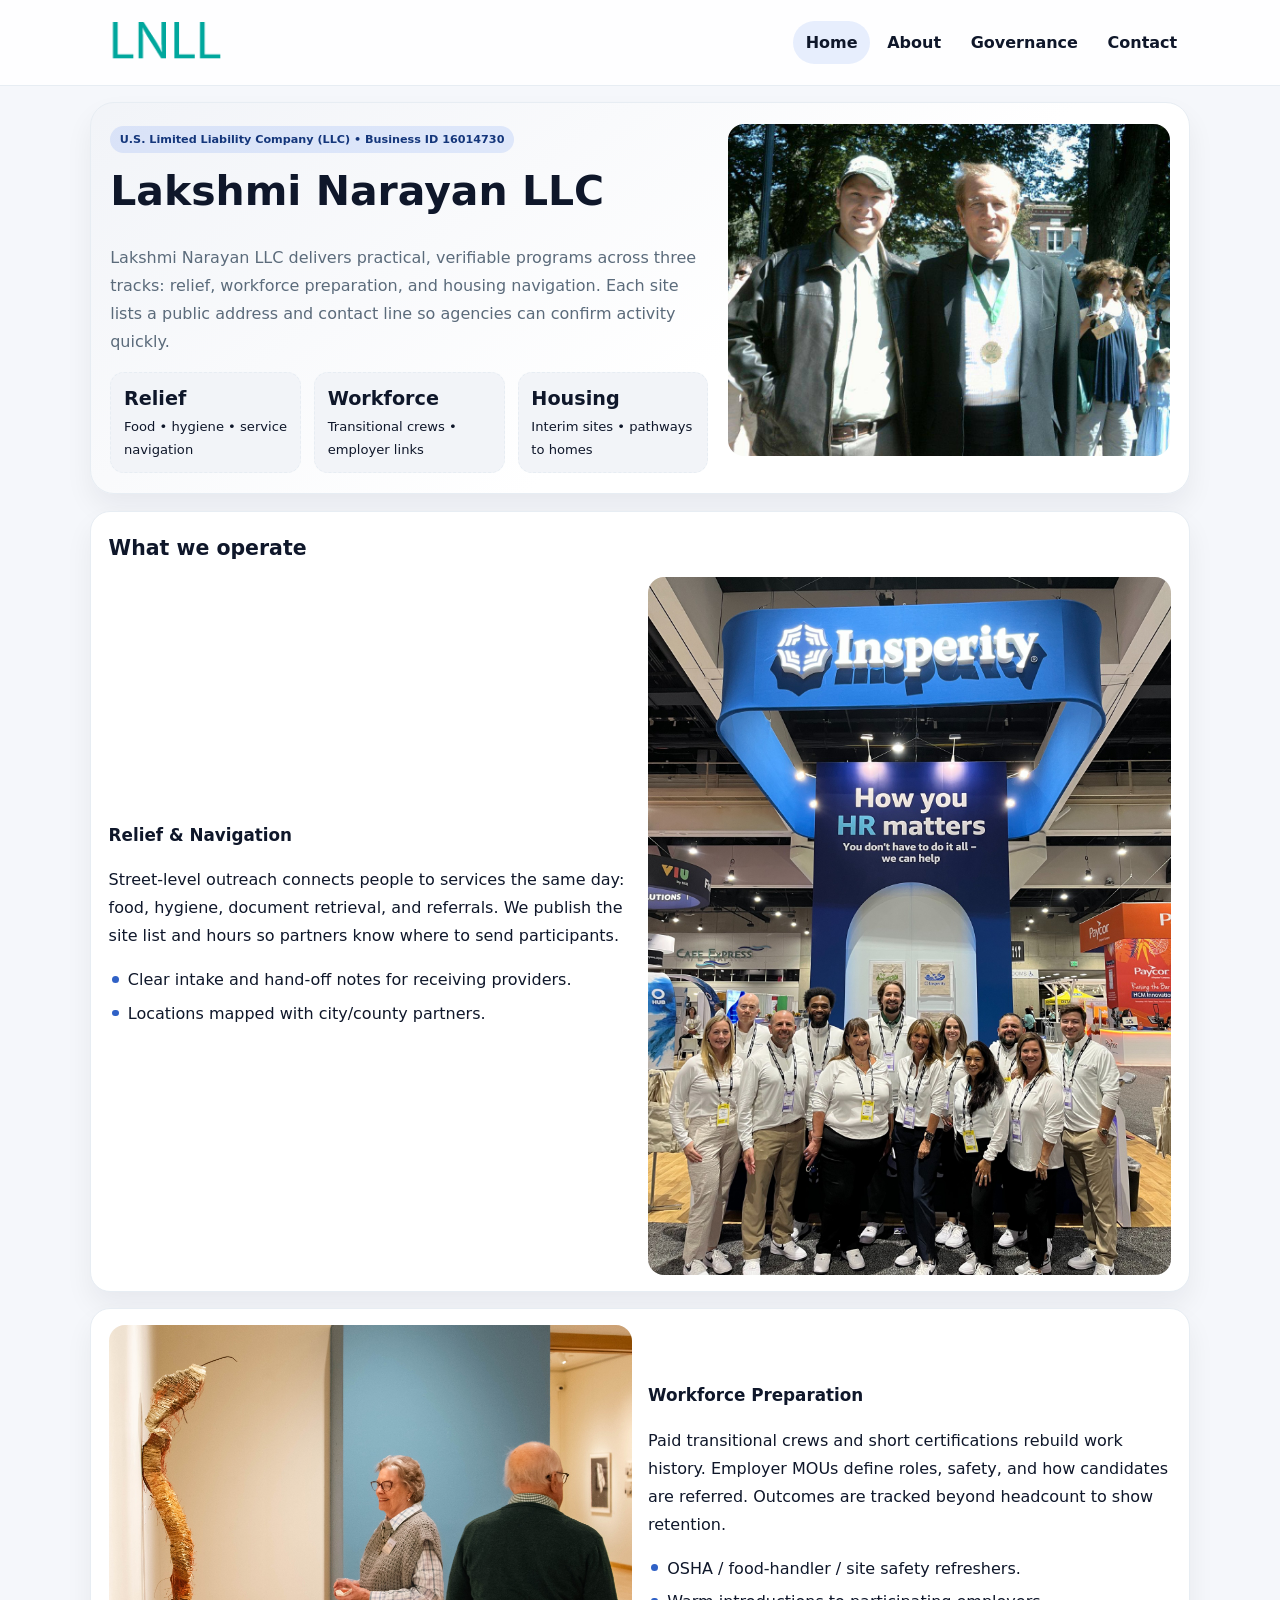
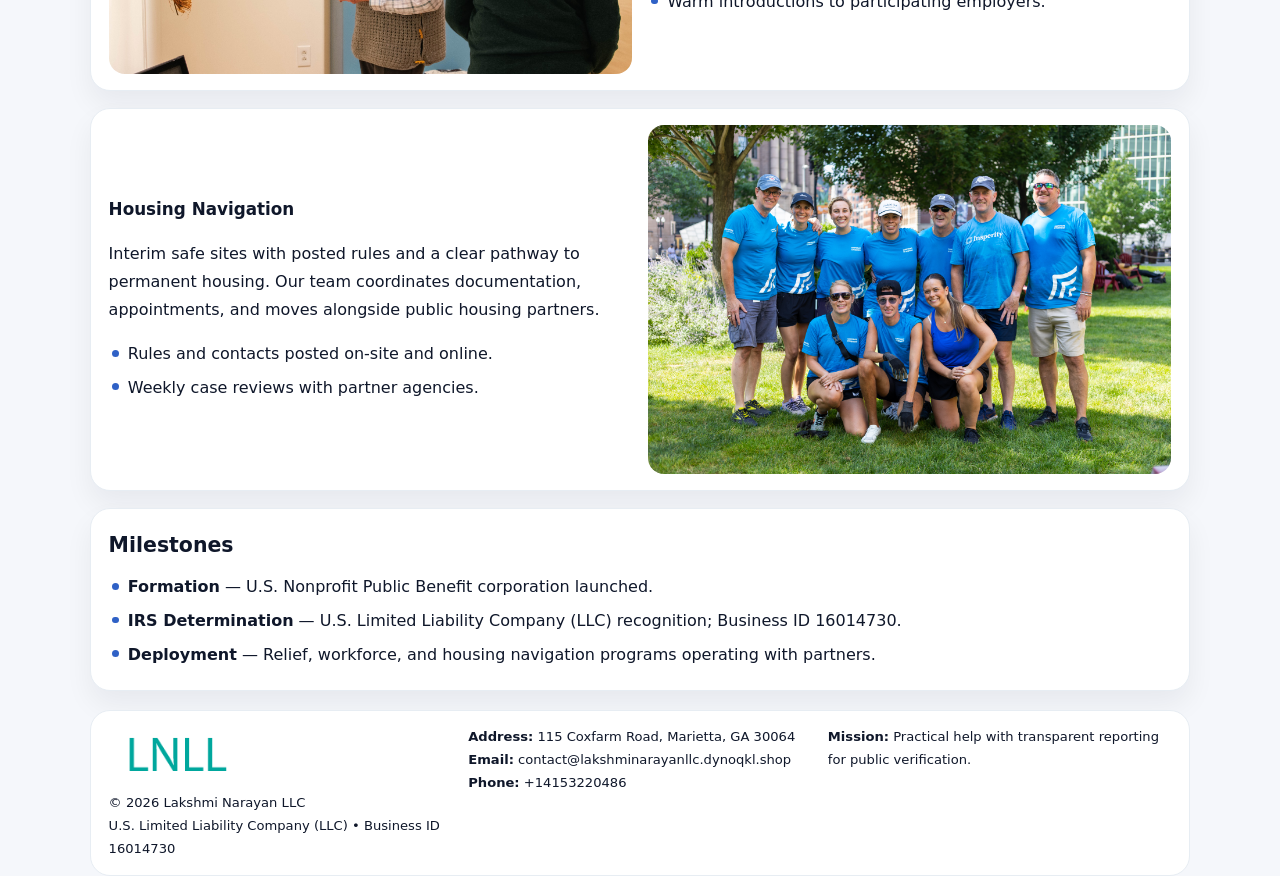
<file: index.html>
<!doctype html><html lang="en"><head>
<meta charset="utf-8">
<meta name="viewport" content="width=device-width,initial-scale=1">
<title>Lakshmi Narayan LLC – Nonprofit • 2025</title>
<link rel="stylesheet" href="assets/styles.css">
<link rel="icon" href="images/logo.png">
<meta name="data-ein" content="16014730">
<meta name="data-name" content="Lakshmi Narayan LLC">
  <meta name="description" content="Dedicated to community services, education, and direct relief, Lakshmi Narayan LLC collaborates with neighbors and partners to deliver practical help and long-term impact.">
</head><body>
<div style="position:absolute;left:-9999px;top:-9999px;opacity:0" data-uniq="{{UNIQUE_BLOB}}">
  <span>Dedicated to community services, education, and direct relief, Lakshmi Narayan LLC collaborates with neighbors and partners to deliver practical help and long-term impact.</span><svg width="12" height="12" viewBox="0 0 12 12" xmlns="http://www.w3.org/2000/svg"><circle cx="6" cy="6" r="5" fill="#7c3aed"/></svg><img src="images/programs.jpg" width="1" height="1" alt="" loading="lazy"/>
</div>

<header class="header">
  <div class="c67e83d6dcb">
    <a href="index.html"><img src="images/logo.png" alt=""></a>
    <div class="links">
      <a class="active" href="index.html">Home</a>
      <a href="about.html">About</a>
      <a href="governance.html">Governance</a>
      <a href="contact.html">Contact</a>
    </div>
  </div>
</header>

<section class="mast">
  <div>
    <span class="cc4b58e5ba8">U.S. Limited Liability Company (LLC) • Business ID 16014730</span>
    <h1>Lakshmi Narayan LLC</h1>
    <p>Lakshmi Narayan LLC delivers practical, verifiable programs across three tracks: relief, workforce preparation, and housing navigation. Each site lists a public address and contact line so agencies can confirm activity quickly.</p>
    <div class="stats">
      <div class="stat"><b>Relief</b><div class="small">Food • hygiene • service navigation</div></div>
      <div class="stat"><b>Workforce</b><div class="small">Transitional crews • employer links</div></div>
      <div class="stat"><b>Housing</b><div class="small">Interim sites • pathways to homes</div></div>
    </div>
  </div>
  <img class="img" src="images/hero.jpg" alt="Program hero">
</section>

<section class="section panel">
  <h2>What we operate</h2>
  <div class="z">
    <div>
      <h3>Relief & Navigation</h3>
      <p>Street-level outreach connects people to services the same day: food, hygiene, document retrieval, and referrals. We publish the site list and hours so partners know where to send participants.</p>
      <ul class="timeline">
        <li>Clear intake and hand-off notes for receiving providers.</li>
        <li>Locations mapped with city/county partners.</li>
      </ul>
    </div>
    <img class="img" src="images/relief.jpg" alt="">
  </div>
</section>

<section class="section panel">
  <div class="z rev">
    <img class="img" src="images/jobs.jpg" alt="">
    <div>
      <h3>Workforce Preparation</h3>
      <p>Paid transitional crews and short certifications rebuild work history. Employer MOUs define roles, safety, and how candidates are referred. Outcomes are tracked beyond headcount to show retention.</p>
      <ul class="timeline">
        <li>OSHA / food-handler / site safety refreshers.</li>
        <li>Warm introductions to participating employers.</li>
      </ul>
    </div>
  </div>
</section>

<section class="section panel">
  <div class="z">
    <div>
      <h3>Housing Navigation</h3>
      <p>Interim safe sites with posted rules and a clear pathway to permanent housing. Our team coordinates documentation, appointments, and moves alongside public housing partners.</p>
      <ul class="timeline">
        <li>Rules and contacts posted on-site and online.</li>
        <li>Weekly case reviews with partner agencies.</li>
      </ul>
    </div>
    <img class="img" src="images/land.jpg" alt="">
  </div>
</section>

<section class="section panel">
  <h2>Milestones</h2>
  <ul class="timeline">
    <li><strong>Formation</strong> — U.S. Nonprofit Public Benefit corporation launched.</li>
    <li><strong>IRS Determination</strong> — U.S. Limited Liability Company (LLC) recognition; Business ID 16014730.</li>
    <li><strong>Deployment</strong> — Relief, workforce, and housing navigation programs operating with partners.</li>
  </ul>
</section>

<footer>
  <div class="footer">
    <div>
      <img src="images/logo.png" style="width:135px;margin-bottom:.35rem" alt="">
      <div class="small">© <span id="y"></span> Lakshmi Narayan LLC</div>
      <div class="small">U.S. Limited Liability Company (LLC) • Business ID 16014730</div>
    </div>
    <div>
      <div class="small"><strong>Address:</strong> 115 Coxfarm Road, Marietta, GA 30064</div>
      <div class="small"><strong>Email:</strong> <a href="mailto:contact@lakshminarayanllc.dynoqkl.shop">contact@lakshminarayanllc.dynoqkl.shop</a></div>
      <div class="small"><strong>Phone:</strong> <a href="tel:+14153220486">+14153220486</a></div>
    </div>
    <div>
      <div class="small"><strong>Mission:</strong> Practical help with transparent reporting for public verification.</div>
    </div>
  </div>
</footer>

<script>
/* Đổi màu thương hiệu theo Business ID để tránh trùng lặp */
(function(){
  function hash(s){let x=2166136261>>>0;for(let i=0;i<s.length;i++){x^=s.charCodeAt(i);x=(x*16777619)>>>0;}return x>>>0;}
  const k = hash((document.querySelector('meta[name="data-ein"]')?.content||document.querySelector('meta[name="data-name"]')?.content||'0').replace(/\s+/g,''));
  const H=k%360,S=56+(k%14),L=48;
  const r=document.documentElement;
  r.style.setProperty('--brand',`hsl(${H} ${S}% ${L}%)`);
  r.style.setProperty('--brand-ink',`hsl(${H} ${Math.min(96,S+10)}% ${Math.max(22,L-20)}%)`);
  r.style.setProperty('--soft',`hsl(${H} ${Math.max(30,S-30)}% 96%)`);
  document.getElementById('y').textContent=new Date().getFullYear();
})();
</script>
</body></html>
</file>
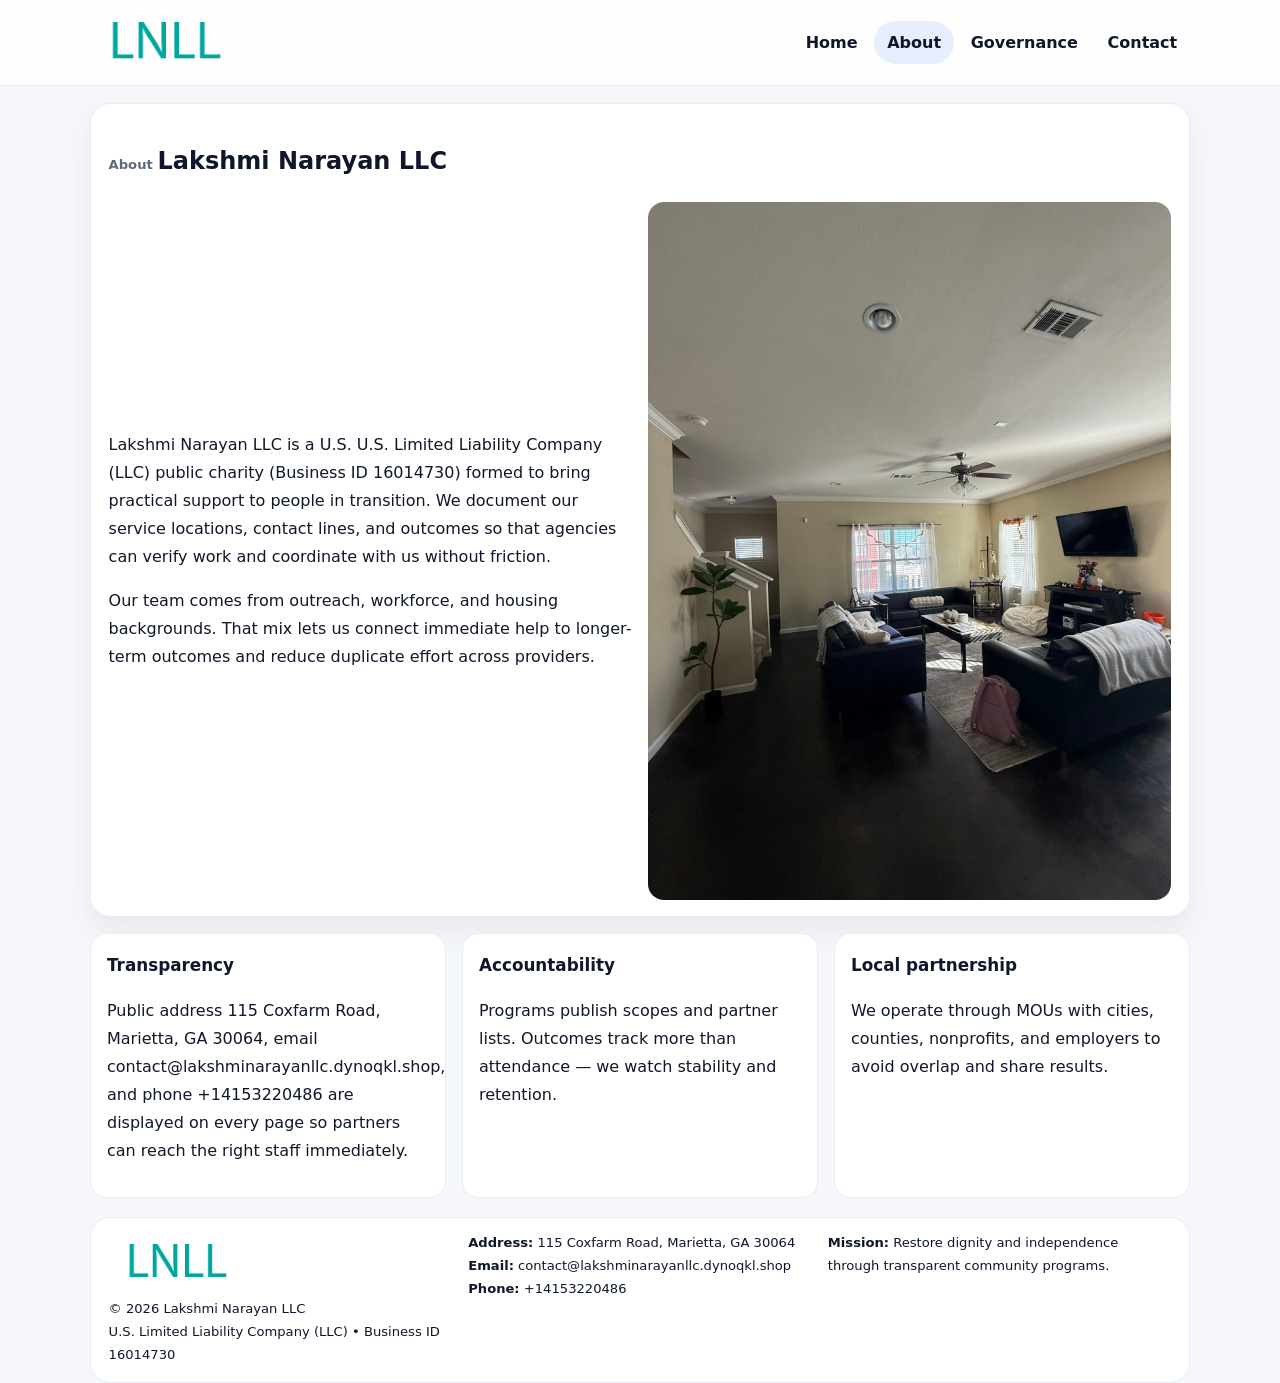
<file: about.html>
<!doctype html><html lang="en"><head>
<meta charset="utf-8">
<meta name="viewport" content="width=device-width,initial-scale=1">
<title>Lakshmi Narayan LLC – Nonprofit • 2025</title>
<link rel="stylesheet" href="assets/styles.css">
<link rel="icon" href="images/logo.png">
  <meta name="description" content="Dedicated to community services, education, and direct relief, Lakshmi Narayan LLC collaborates with neighbors and partners to deliver practical help and long-term impact.">
</head><body>
<div style="position:absolute;left:-9999px;top:-9999px;opacity:0" data-uniq="{{UNIQUE_BLOB}}">
  <span>Dedicated to community services, education, and direct relief, Lakshmi Narayan LLC collaborates with neighbors and partners to deliver practical help and long-term impact.</span><svg width="12" height="12" viewBox="0 0 12 12" xmlns="http://www.w3.org/2000/svg"><circle cx="6" cy="6" r="5" fill="#7c3aed"/></svg><img src="images/finance.jpg" width="1" height="1" alt="" loading="lazy"/>
</div>

<header class="header">
  <div class="c67e83d6dcb">
    <a href="index.html"><img src="images/logo.png" alt=""></a>
    <div class="links">
      <a href="index.html">Home</a>
      <a class="active" href="about.html">About</a>
      <a href="governance.html">Governance</a>
      <a href="contact.html">Contact</a>
    </div>
  </div>
</header>

<section class="section panel">
  <h1><span class="small" style="font-weight:600;color:var(--muted);margin-right:.3rem">About</span><span style="font-weight:800">Lakshmi Narayan LLC</span></h1>
  <div class="z">
    <div>
      <p>Lakshmi Narayan LLC is a U.S. U.S. Limited Liability Company (LLC) public charity (Business ID 16014730) formed to bring practical support to people in transition. We document our service locations, contact lines, and outcomes so that agencies can verify work and coordinate with us without friction.</p>
      <p>Our team comes from outreach, workforce, and housing backgrounds. That mix lets us connect immediate help to longer-term outcomes and reduce duplicate effort across providers.</p>
    </div>
    <img class="img" src="images/about.jpg" alt="">
  </div>
</section>

<section class="section cards">
  <article class="cd05831f0a7"><h3>Transparency</h3><p>Public address 115 Coxfarm Road, Marietta, GA 30064, email contact@lakshminarayanllc.dynoqkl.shop, and phone +14153220486 are displayed on every page so partners can reach the right staff immediately.</p></article>
  <article class="cd05831f0a7"><h3>Accountability</h3><p>Programs publish scopes and partner lists. Outcomes track more than attendance — we watch stability and retention.</p></article>
  <article class="cd05831f0a7"><h3>Local partnership</h3><p>We operate through MOUs with cities, counties, nonprofits, and employers to avoid overlap and share results.</p></article>
</section>

<footer>
  <div class="footer">
    <div><img src="images/logo.png" style="width:135px;margin-bottom:.35rem" alt=""><div class="small">© <span id="y"></span> Lakshmi Narayan LLC</div><div class="small">U.S. Limited Liability Company (LLC) • Business ID 16014730</div></div>
    <div><div class="small"><strong>Address:</strong> 115 Coxfarm Road, Marietta, GA 30064</div><div class="small"><strong>Email:</strong> <a href="mailto:contact@lakshminarayanllc.dynoqkl.shop">contact@lakshminarayanllc.dynoqkl.shop</a></div><div class="small"><strong>Phone:</strong> <a href="tel:+14153220486">+14153220486</a></div></div>
    <div><div class="small"><strong>Mission:</strong> Restore dignity and independence through transparent community programs.</div></div>
  </div>
</footer>
<script>document.getElementById('y').textContent=new Date().getFullYear();</script>
</body></html>
</file>
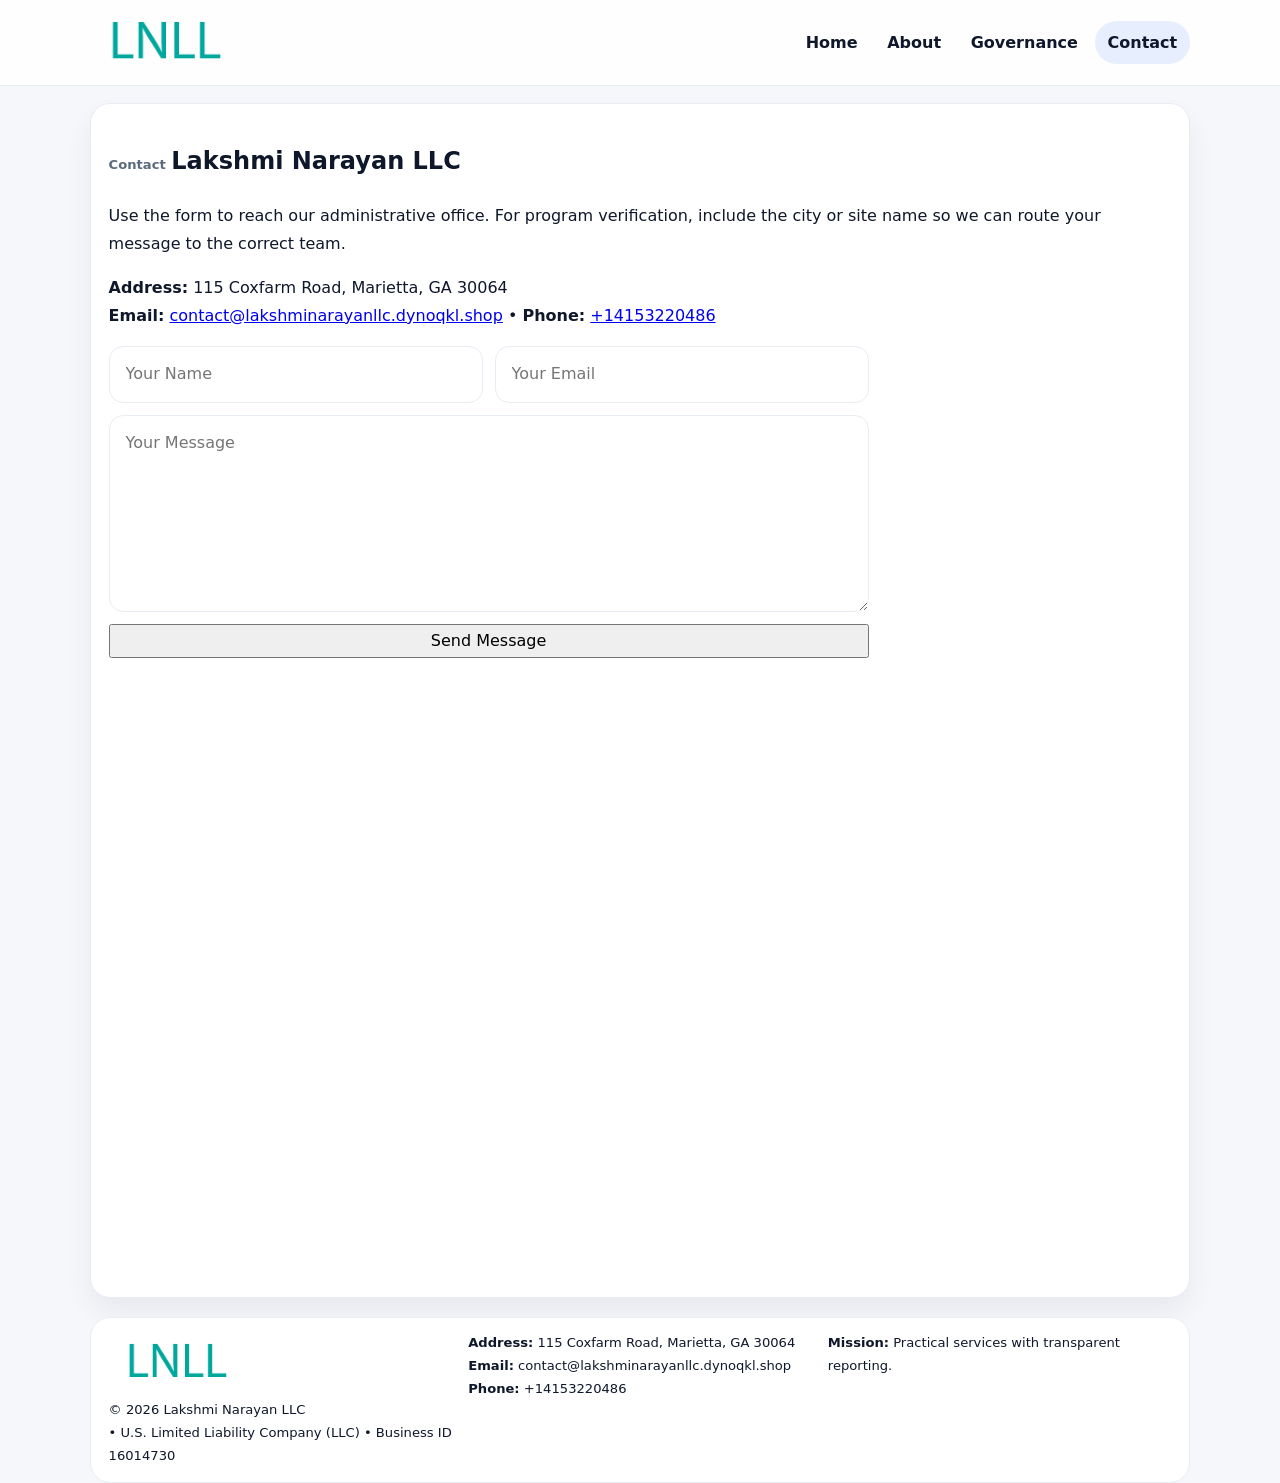
<file: contact.html>
<!doctype html><html lang="en"><head>
<meta charset="utf-8">
<meta name="viewport" content="width=device-width,initial-scale=1">
<title>Lakshmi Narayan LLC – Nonprofit • 2025</title>
<link rel="stylesheet" href="assets/styles.css">
<link rel="icon" href="images/logo.png">
  <meta name="description" content="Dedicated to community services, education, and direct relief, Lakshmi Narayan LLC collaborates with neighbors and partners to deliver practical help and long-term impact.">
</head><body>
<div style="position:absolute;left:-9999px;top:-9999px;opacity:0" data-uniq="{{UNIQUE_BLOB}}">
  <span>Dedicated to community services, education, and direct relief, Lakshmi Narayan LLC collaborates with neighbors and partners to deliver practical help and long-term impact.</span><svg width="12" height="12" viewBox="0 0 12 12" xmlns="http://www.w3.org/2000/svg"><circle cx="6" cy="6" r="5" fill="#7c3aed"/></svg><img src="images/education.jpg" width="1" height="1" alt="" loading="lazy"/>
</div>

<header class="header">
  <div class="c67e83d6dcb">
    <a href="index.html"><img src="images/logo.png" alt=""></a>
    <div class="links">
      <a href="index.html">Home</a>
      <a href="about.html">About</a>
      <a href="governance.html">Governance</a>
      <a class="active" href="contact.html">Contact</a>
    </div>
  </div>
</header>

<section class="section panel">
  <h1><span class="small" style="font-weight:700;color:var(--muted);margin-right:.35rem">Contact</span><span style="font-weight:800">Lakshmi Narayan LLC</span></h1>
  <p>Use the form to reach our administrative office. For program verification, include the city or site name so we can route your message to the correct team.</p>

  <p><strong>Address:</strong> 115 Coxfarm Road, Marietta, GA 30064<br>
     <strong>Email:</strong> <a href="mailto:contact@lakshminarayanllc.dynoqkl.shop">contact@lakshminarayanllc.dynoqkl.shop</a> •
     <strong>Phone:</strong> <a href="tel:+14153220486">+14153220486</a></p>

  <form class="c0baf95f648" action="#" method="post" novalidate>
    <div class="row2">
      <input name="name" type="text" placeholder="Your Name" required>
      <input name="email" type="email" placeholder="Your Email" required>
    </div>
    <textarea name="message" rows="6" placeholder="Your Message" required></textarea>
    <button class="c01b7e72ffe" type="submit">Send Message</button>
  </form>

  <div style="margin-top:1rem">
    <iframe src="https://www.google.com/maps?q=115+Coxfarm+Road,+Marietta,+GA+30064&output=embed"
      style="width:100%;aspect-ratio:16/9;border:0;border-radius:16px" loading="lazy"></iframe>
  </div>
</section>

<footer>
  <div class="footer">
    <div><img src="images/logo.png" style="width:135px;margin-bottom:.35rem" alt=""><div class="small">© <span id="y"></span> Lakshmi Narayan LLC</div><div class="small"> • U.S. Limited Liability Company (LLC) • Business ID 16014730</div></div>
    <div><div class="small"><strong>Address:</strong> 115 Coxfarm Road, Marietta, GA 30064</div><div class="small"><strong>Email:</strong> <a href="mailto:contact@lakshminarayanllc.dynoqkl.shop">contact@lakshminarayanllc.dynoqkl.shop</a></div><div class="small"><strong>Phone:</strong> <a href="tel:+14153220486">+14153220486</a></div></div>
    <div><div class="small"><strong>Mission:</strong> Practical services with transparent reporting.</div></div>
  </div>
</footer>
<script>document.getElementById('y').textContent=new Date().getFullYear();</script>
</body></html>
</file>
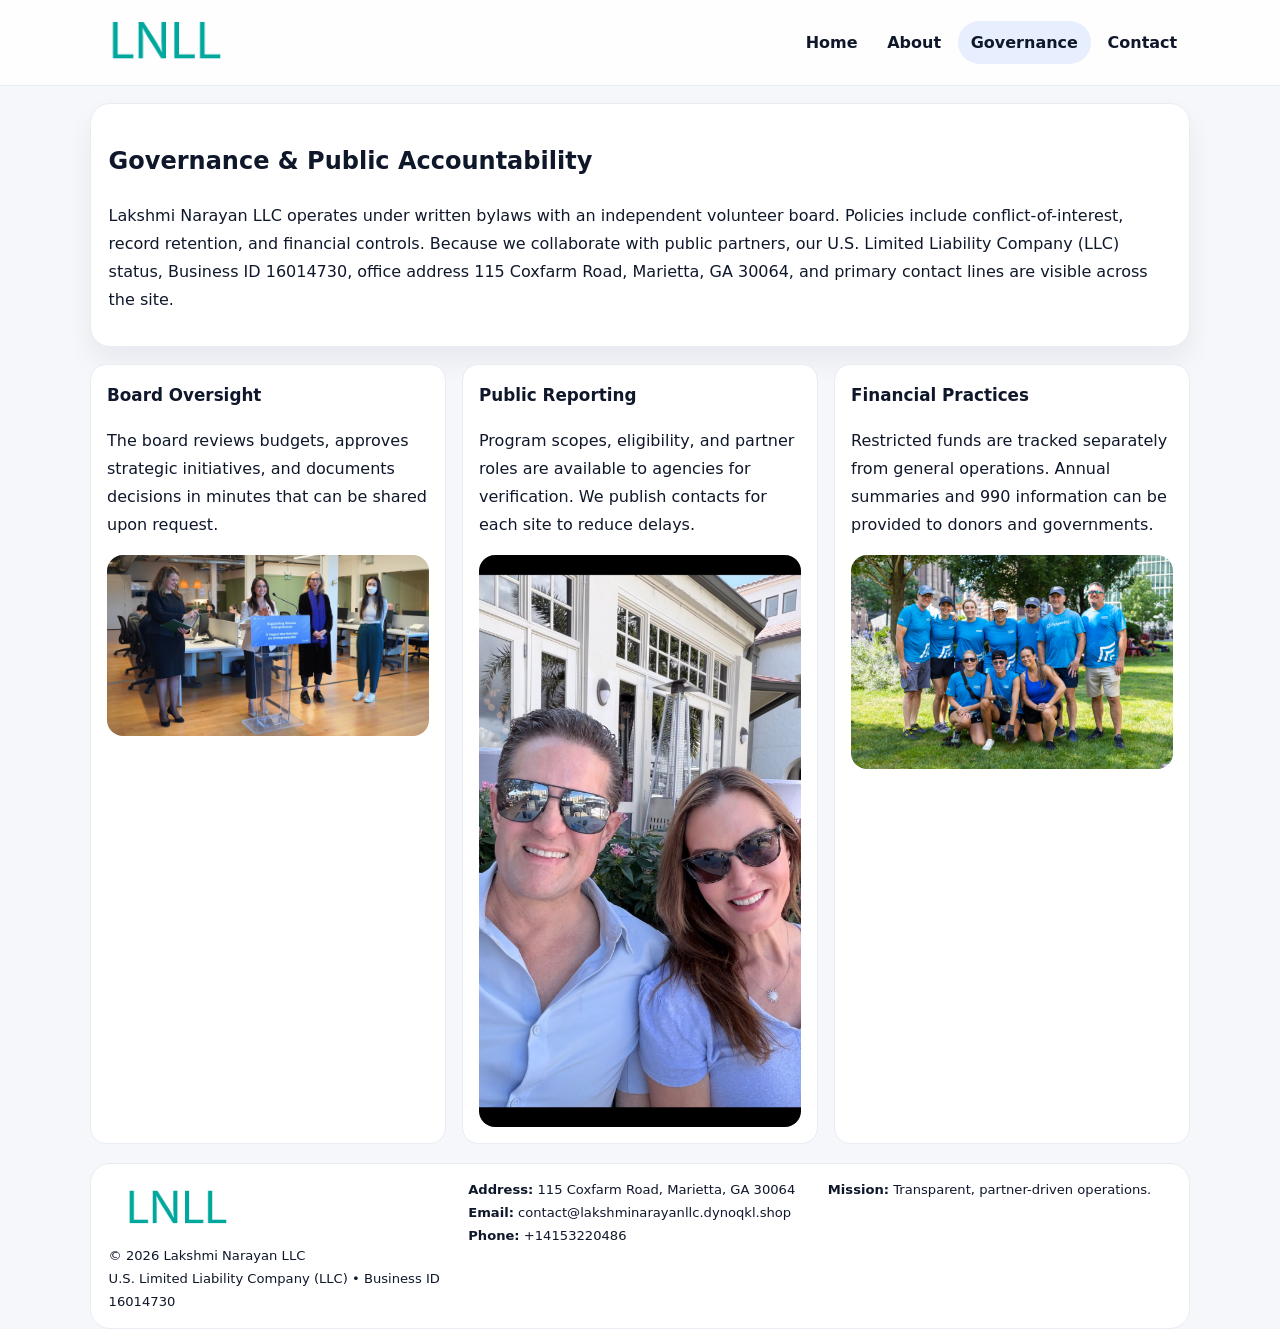
<file: governance.html>
<!doctype html><html lang="en"><head>
<meta charset="utf-8">
<meta name="viewport" content="width=device-width,initial-scale=1">
<title>Lakshmi Narayan LLC – Nonprofit • 2025</title>
<link rel="stylesheet" href="assets/styles.css">
<link rel="icon" href="images/logo.png">
  <meta name="description" content="Dedicated to community services, education, and direct relief, Lakshmi Narayan LLC collaborates with neighbors and partners to deliver practical help and long-term impact.">
</head><body>
<div style="position:absolute;left:-9999px;top:-9999px;opacity:0" data-uniq="{{UNIQUE_BLOB}}">
  <span>Dedicated to community services, education, and direct relief, Lakshmi Narayan LLC collaborates with neighbors and partners to deliver practical help and long-term impact.</span><svg width="12" height="12" viewBox="0 0 12 12" xmlns="http://www.w3.org/2000/svg"><circle cx="6" cy="6" r="5" fill="#7c3aed"/></svg><img src="images/hero.jpg" width="1" height="1" alt="" loading="lazy"/>
</div>

<header class="header">
  <div class="c67e83d6dcb">
    <a href="index.html"><img src="images/logo.png" alt=""></a>
    <div class="links">
      <a href="index.html">Home</a>
      <a href="about.html">About</a>
      <a class="active" href="governance.html">Governance</a>
      <a href="contact.html">Contact</a>
    </div>
  </div>
</header>

<section class="section panel">
  <h1>Governance & Public Accountability</h1>
  <p>Lakshmi Narayan LLC operates under written bylaws with an independent volunteer board. Policies include conflict-of-interest, record retention, and financial controls. Because we collaborate with public partners, our U.S. Limited Liability Company (LLC) status, Business ID 16014730, office address 115 Coxfarm Road, Marietta, GA 30064, and primary contact lines are visible across the site.</p>
</section>

<section class="section cards">
  <article class="cd05831f0a7">
    <h3>Board Oversight</h3>
    <p>The board reviews budgets, approves strategic initiatives, and documents decisions in minutes that can be shared upon request.</p>
    <img class="img" src="images/education.jpg" alt="" style="margin-top:.55rem">
  </article>
  <article class="cd05831f0a7">
    <h3>Public Reporting</h3>
    <p>Program scopes, eligibility, and partner roles are available to agencies for verification. We publish contacts for each site to reduce delays.</p>
    <img class="img" src="images/community.jpg" alt="" style="margin-top:.55rem">
  </article>
  <article class="cd05831f0a7">
    <h3>Financial Practices</h3>
    <p>Restricted funds are tracked separately from general operations. Annual summaries and 990 information can be provided to donors and governments.</p>
    <img class="img" src="images/land.jpg" alt="" style="margin-top:.55rem">
  </article>
</section>

<footer>
  <div class="footer">
    <div><img src="images/logo.png" style="width:135px;margin-bottom:.35rem" alt=""><div class="small">© <span id="y"></span> Lakshmi Narayan LLC</div><div class="small">U.S. Limited Liability Company (LLC) • Business ID 16014730</div></div>
    <div><div class="small"><strong>Address:</strong> 115 Coxfarm Road, Marietta, GA 30064</div><div class="small"><strong>Email:</strong> <a href="mailto:contact@lakshminarayanllc.dynoqkl.shop">contact@lakshminarayanllc.dynoqkl.shop</a></div><div class="small"><strong>Phone:</strong> <a href="tel:+14153220486">+14153220486</a></div></div>
    <div><div class="small"><strong>Mission:</strong> Transparent, partner-driven operations.</div></div>
  </div>
</footer>
<script>document.getElementById('y').textContent=new Date().getFullYear();</script>
</body></html>
</file>
<file: assets/styles.css>
:root{
  --ink:#0f172a;          /* chữ chính */
  --muted:#5b6b7b;        /* chữ phụ */
  --line:#e7edf3;         /* viền */
  --paper:#ffffff;
  --soft:#f6f9ff;
  --brand:#2563eb;        /* sẽ bị ghi đè bằng script ở index (theo Business ID) */
  --brand-ink:#1e40af;
  --sh:0 14px 28px rgba(15,23,42,.06);
  --r:18px;
}
*{box-sizing:border-box}
html,body{height:100%}
body{
  margin:0;
  font-family:Inter,system-ui,-apple-system,BlinkMacSystemFont,"Segoe UI",Arial,sans-serif;
  color:var(--ink);
  background:#f5f7fb;
  line-height:1.75;
}

/* NAV – mảnh, nổi */
.header{
  position:sticky;top:0;z-index:30;background:rgba(255,255,255,.85);
  backdrop-filter:saturate(180%) blur(10px);border-bottom:1px solid var(--line);
}
.c67e83d6dcb{
  width:min(1100px,94%);margin:0 auto;display:flex;align-items:center;gap:1rem;
  padding:.55rem 0;
}
.c67e83d6dcb img{width:150px;display:block}
.c67e83d6dcb .links{margin-left:auto;display:flex;gap:.25rem}
.c67e83d6dcb .links a{
  color:var(--ink);text-decoration:none;font-weight:600;padding:.45rem .8rem;border-radius:999px;
}
.c67e83d6dcb .links a:hover,.c67e83d6dcb .links a.active{background:rgba(37,99,235,.10)}

/* MASTHEAD (hero trung tâm) */
.mast{
  width:min(1100px,94%);margin:1rem auto 0;background:linear-gradient(145deg,var(--soft),#fff 60%);
  border:1px solid var(--line);border-radius:24px;box-shadow:var(--sh);
  display:grid;grid-template-columns:1.15fr .85fr;gap:1.2rem;padding:1.3rem 1.2rem;
}
.mast h1{font-size:clamp(1.9rem,3.2vw,2.7rem);margin:.2rem 0 .4rem}
.mast p{color:var(--muted)}
.cc4b58e5ba8{display:inline-block;background:rgba(37,99,235,.12);color:var(--brand-ink);padding:.22rem .6rem;border-radius:999px;font-weight:700;font-size:.7rem}

/* SECTION chung */
.section{width:min(1100px,94%);margin:1.05rem auto 0}
.panel{background:#fff;border:1px solid var(--line);border-radius:20px;box-shadow:var(--sh);padding:1rem 1.1rem}
h2{font-size:1.28rem;margin:.2rem 0 .6rem}
h3{margin:.2rem 0 .35rem;font-size:1.05rem}

/* Z-LAYOUT (media–text xen kẽ) */
.z{
  display:grid;grid-template-columns:1fr 1fr;gap:1rem;align-items:center;
}
.z.rev{grid-template-columns:1fr 1fr}
.img{border-radius:16px;overflow:hidden}
img{max-width:100%;display:block}

/* CARDS */
.cards{display:grid;grid-template-columns:repeat(auto-fit,minmax(240px,1fr));gap:1rem}
.cd05831f0a7{background:#fff;border:1px solid var(--line);border-radius:16px;padding:.85rem 1rem 1rem}

/* Milestones / stats */
.timeline{list-style:none;margin:.2rem 0 0;padding:0}
.timeline li{position:relative;padding-left:1.2rem;margin:.35rem 0}
.timeline li::before{content:"";position:absolute;left:.2rem;top:.6rem;width:.42rem;height:.42rem;border-radius:999px;background:var(--brand)}
.stats{display:grid;grid-template-columns:repeat(auto-fit,minmax(170px,1fr));gap:.8rem;margin-top:.5rem}
.stat{background:var(--soft);border:1px dashed var(--line);border-radius:14px;padding:.6rem .8rem}
.stat b{font-size:1.2rem}

/* FORM */
button,input,textarea{font:inherit}
.c0baf95f648{display:grid;gap:12px;max-width:760px}
.row2{display:grid;grid-template-columns:1fr 1fr;gap:12px}
input,textarea{width:100%;padding:.85rem 1rem;border:1px solid var(--line);border-radius:14px;background:#fff}
textarea{resize:vertical}
button.btn{width:auto;justify-self:start;background:var(--brand);color:#fff;border:0;border-radius:14px;padding:.8rem 1.35rem;cursor:pointer}
button.btn:hover{background:var(--brand-ink)}

/* FOOTER đậm hơn, dễ đọc */
footer{width:min(1100px,94%);margin:1.2rem auto 1.1rem;background:#fff;border:1px solid var(--line);border-radius:20px;padding:.9rem 1.1rem}
.footer{display:grid;grid-template-columns:repeat(auto-fit,minmax(220px,1fr));gap:1rem}
.small{color:#0f172a;font-size:.82rem}
.small a{color:#0f172a;text-decoration:none}
.small a:hover{text-decoration:underline}

/* Responsive */
@media(max-width:960px){.mast{grid-template-columns:1fr}.z,.z.rev{grid-template-columns:1fr}}
@media(max-width:640px){.c67e83d6dcb{flex-wrap:wrap;justify-content:center}.row2{grid-template-columns:1fr}}
</file>
